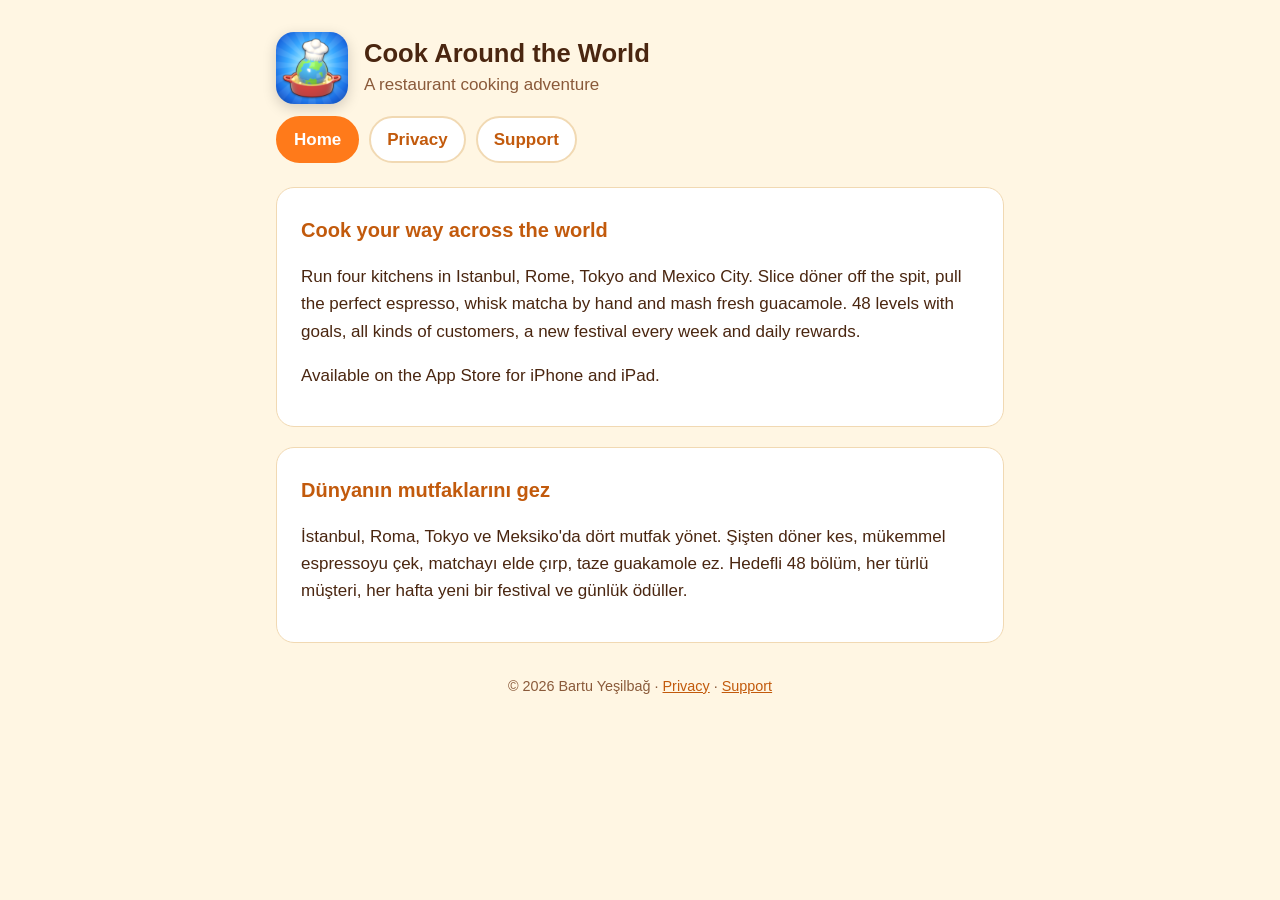
<file: index.html>
<!doctype html>
<html lang="en">
<head>
<meta charset="utf-8">
<meta name="viewport" content="width=device-width, initial-scale=1">
<title>Cook Around the World</title>
<link rel="icon" href="icon.png">
<link rel="stylesheet" href="style.css">
</head>
<body>
<main>
<header>
  <img src="icon.png" alt="">
  <div><h1>Cook Around the World</h1><p>A restaurant cooking adventure</p></div>
</header>
<nav><a class="on" href="index.html">Home</a><a href="privacy.html">Privacy</a><a href="support.html">Support</a></nav>
<section>
<h2>Cook your way across the world</h2>
<p>Run four kitchens in Istanbul, Rome, Tokyo and Mexico City. Slice döner off the spit, pull the perfect espresso, whisk
matcha by hand and mash fresh guacamole. 48 levels with goals, all kinds of customers, a new festival every week and daily
rewards.</p>
<p>Available on the App Store for iPhone and iPad.</p>
</section>
<section lang="tr">
<h2>Dünyanın mutfaklarını gez</h2>
<p>İstanbul, Roma, Tokyo ve Meksiko'da dört mutfak yönet. Şişten döner kes, mükemmel espressoyu çek, matchayı elde çırp,
taze guakamole ez. Hedefli 48 bölüm, her türlü müşteri, her hafta yeni bir festival ve günlük ödüller.</p>
</section>
<footer>© 2026 Bartu Yeşilbağ · <a href="privacy.html">Privacy</a> · <a href="support.html">Support</a></footer>
</main>
</body>
</html>
</file>
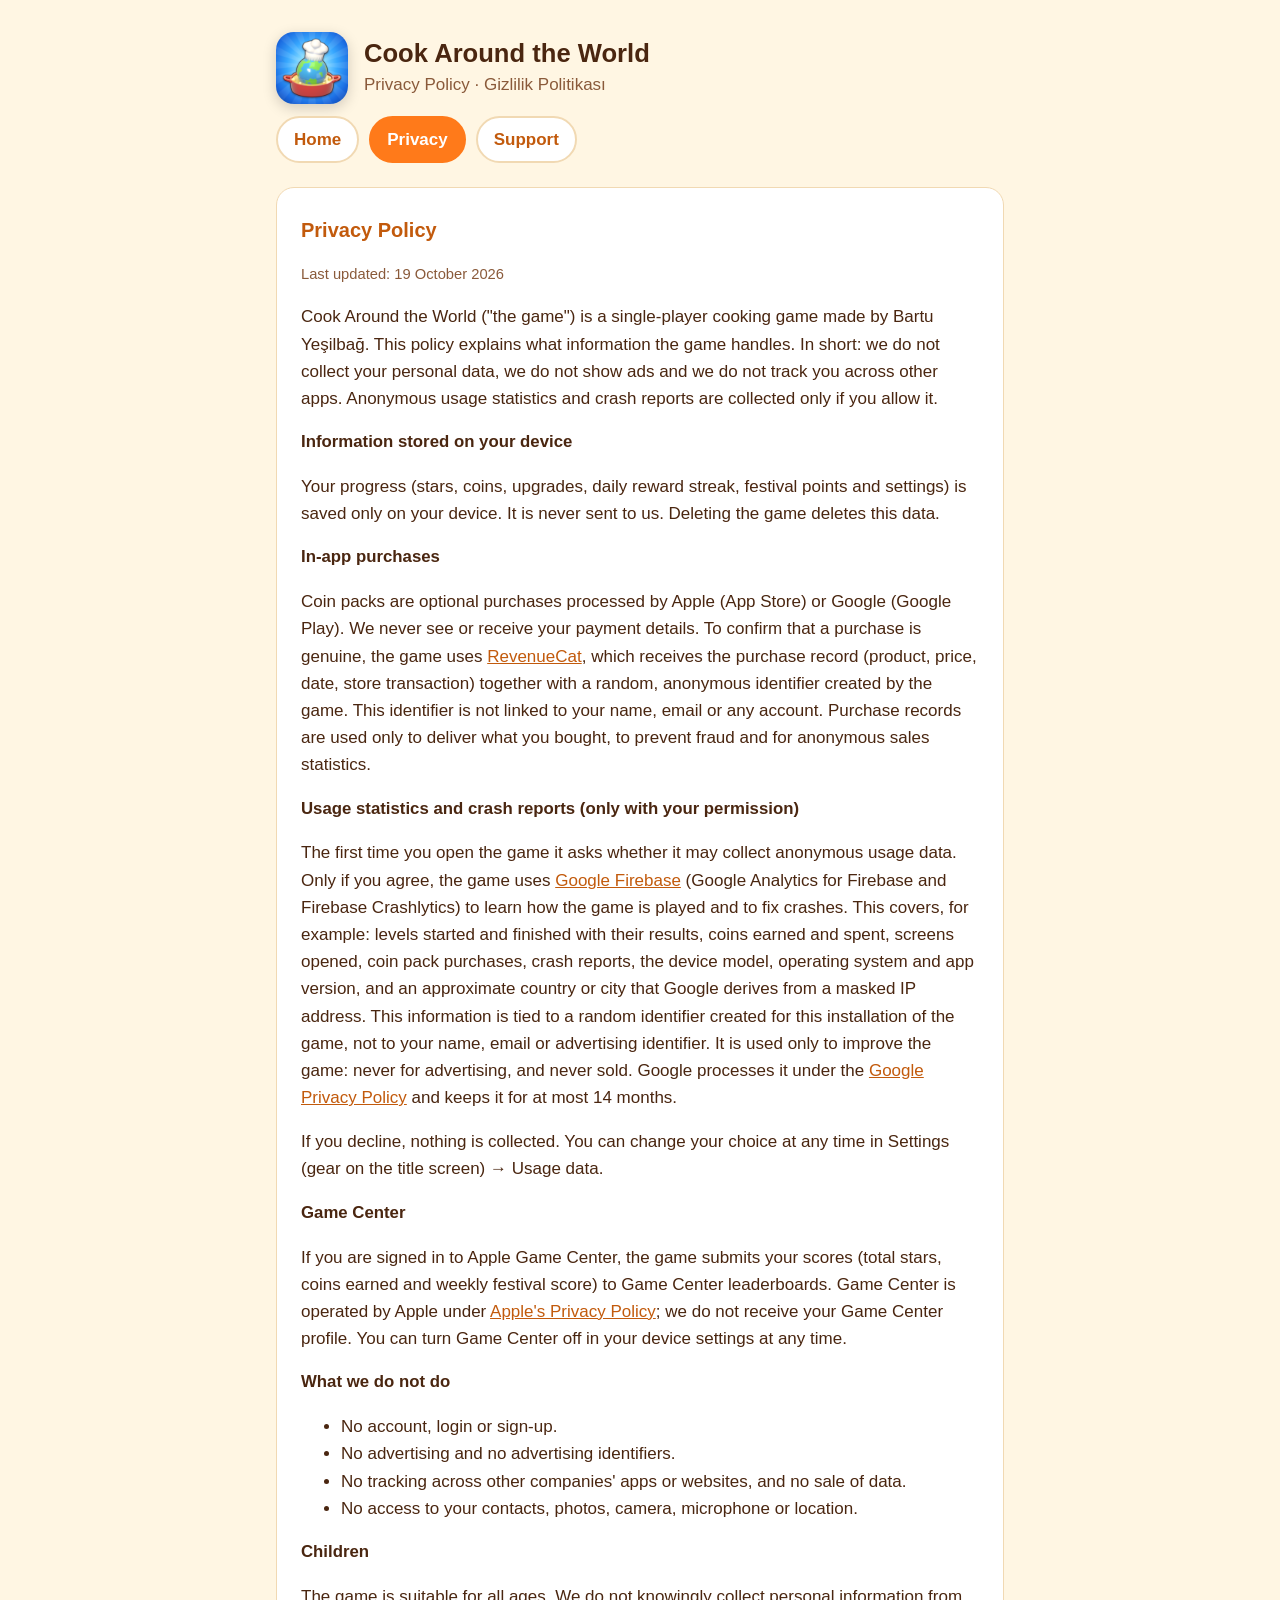
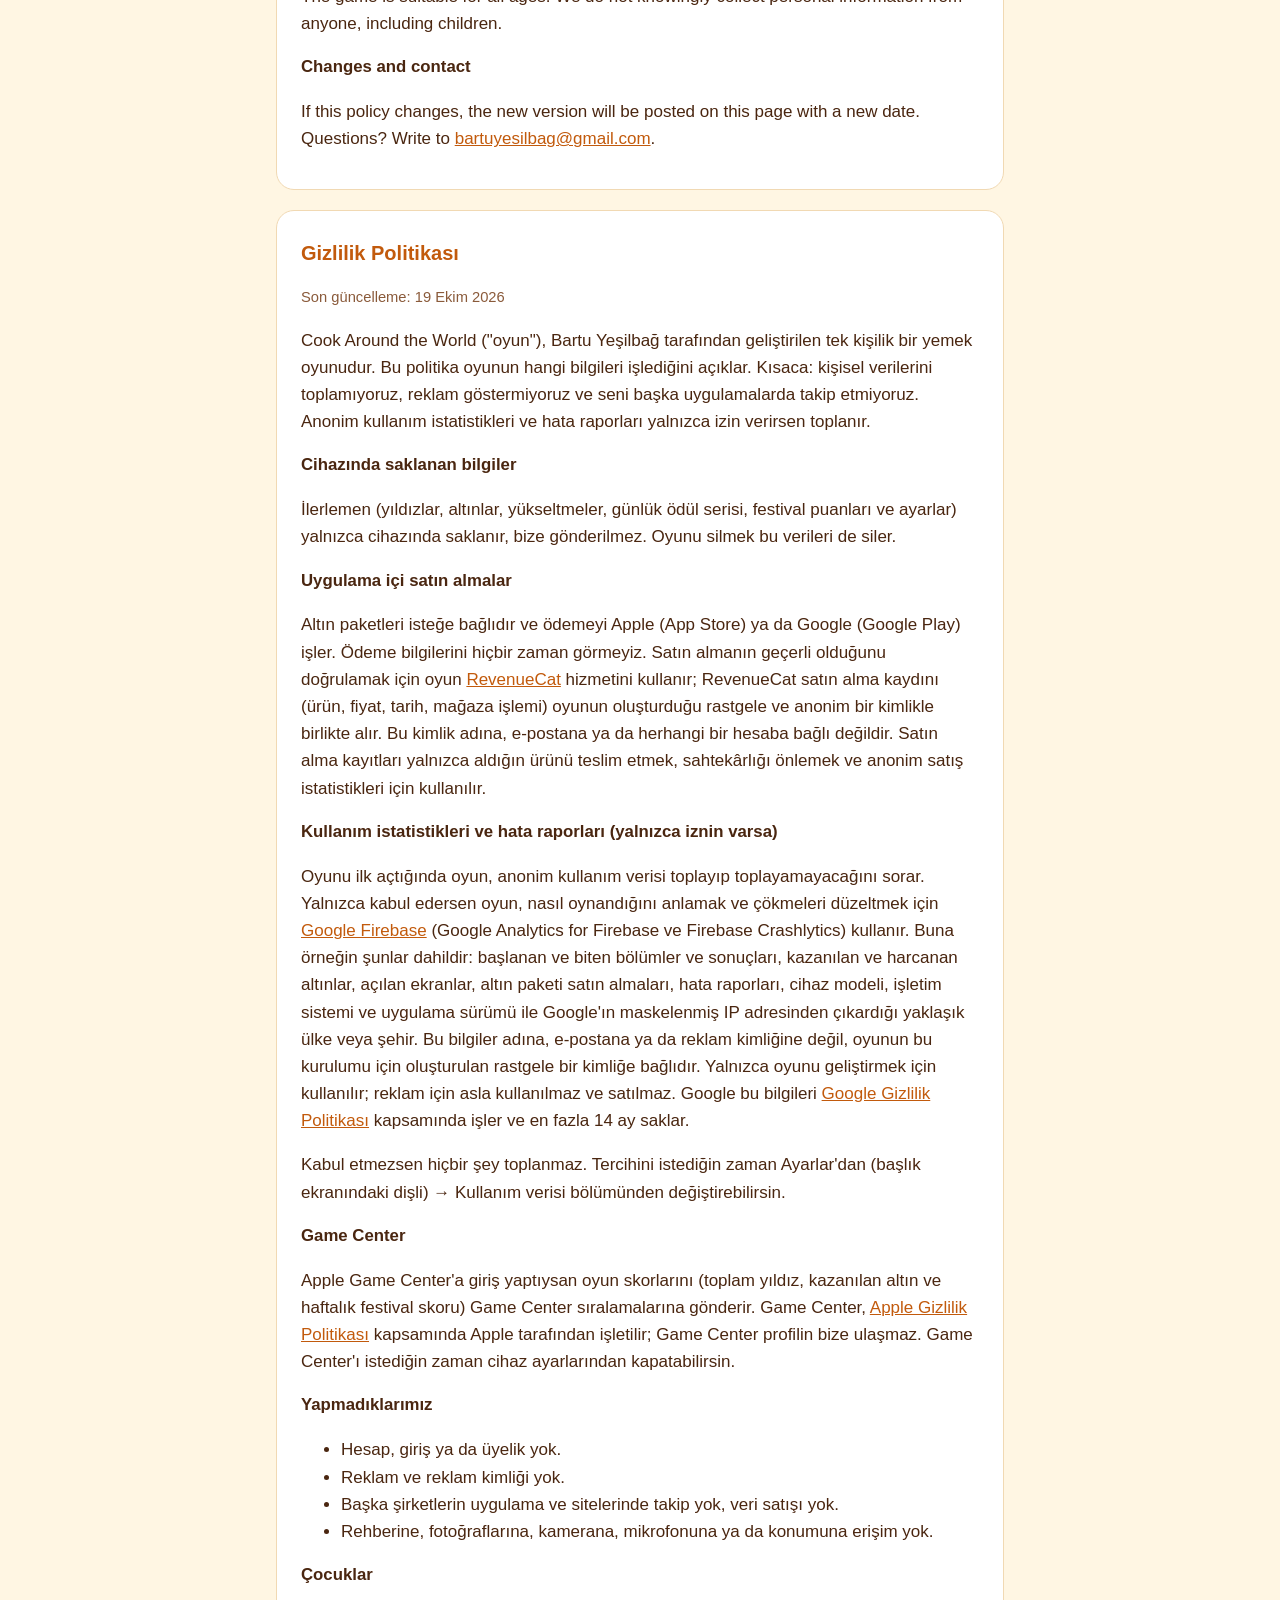
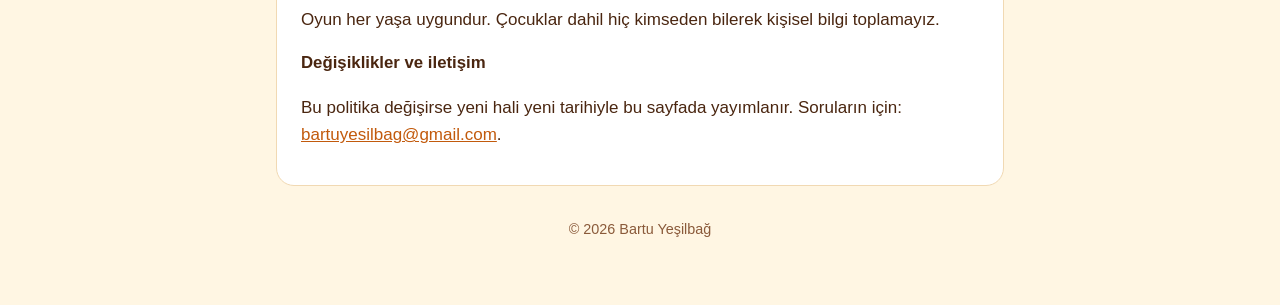
<file: privacy.html>
<!doctype html>
<html lang="en">
<head>
<meta charset="utf-8">
<meta name="viewport" content="width=device-width, initial-scale=1">
<title>Privacy Policy – Cook Around the World</title>
<link rel="icon" href="icon.png">
<link rel="stylesheet" href="style.css">
</head>
<body>
<main>
<header>
  <img src="icon.png" alt="">
  <div><h1>Cook Around the World</h1><p>Privacy Policy · Gizlilik Politikası</p></div>
</header>
<nav><a href="index.html">Home</a><a class="on" href="privacy.html">Privacy</a><a href="support.html">Support</a></nav>

<section lang="en">
<h2>Privacy Policy</h2>
<p class="muted">Last updated: 19 October 2026</p>
<p>Cook Around the World ("the game") is a single-player cooking game made by Bartu Yeşilbağ. This policy explains what
information the game handles. In short: we do not collect your personal data, we do not show ads and we do not track you
across other apps. Anonymous usage statistics and crash reports are collected only if you allow it.</p>

<h3>Information stored on your device</h3>
<p>Your progress (stars, coins, upgrades, daily reward streak, festival points and settings) is saved only on your device.
It is never sent to us. Deleting the game deletes this data.</p>

<h3>In-app purchases</h3>
<p>Coin packs are optional purchases processed by Apple (App Store) or Google (Google Play). We never see or receive your
payment details. To confirm that a purchase is genuine, the game uses <a href="https://www.revenuecat.com/privacy">RevenueCat</a>,
which receives the purchase record (product, price, date, store transaction) together with a random, anonymous identifier
created by the game. This identifier is not linked to your name, email or any account. Purchase records are used only to
deliver what you bought, to prevent fraud and for anonymous sales statistics.</p>

<h3>Usage statistics and crash reports (only with your permission)</h3>
<p>The first time you open the game it asks whether it may collect anonymous usage data. Only if you agree, the game uses
<a href="https://firebase.google.com/support/privacy">Google Firebase</a> (Google Analytics for Firebase and Firebase
Crashlytics) to learn how the game is played and to fix crashes. This covers, for example: levels started and finished
with their results, coins earned and spent, screens opened, coin pack purchases, crash reports, the device model, operating
system and app version, and an approximate country or city that Google derives from a masked IP address. This information is
tied to a random identifier created for this installation of the game, not to your name, email or advertising identifier.
It is used only to improve the game: never for advertising, and never sold. Google processes it under the
<a href="https://policies.google.com/privacy">Google Privacy Policy</a> and keeps it for at most 14 months.</p>
<p>If you decline, nothing is collected. You can change your choice at any time in Settings (gear on the title screen) →
Usage data.</p>

<h3>Game Center</h3>
<p>If you are signed in to Apple Game Center, the game submits your scores (total stars, coins earned and weekly festival
score) to Game Center leaderboards. Game Center is operated by Apple under
<a href="https://www.apple.com/legal/privacy/">Apple's Privacy Policy</a>; we do not receive your Game Center profile.
You can turn Game Center off in your device settings at any time.</p>

<h3>What we do not do</h3>
<ul>
  <li>No account, login or sign-up.</li>
  <li>No advertising and no advertising identifiers.</li>
  <li>No tracking across other companies' apps or websites, and no sale of data.</li>
  <li>No access to your contacts, photos, camera, microphone or location.</li>
</ul>

<h3>Children</h3>
<p>The game is suitable for all ages. We do not knowingly collect personal information from anyone, including children.</p>

<h3>Changes and contact</h3>
<p>If this policy changes, the new version will be posted on this page with a new date. Questions? Write to
<a href="mailto:bartuyesilbag@gmail.com">bartuyesilbag@gmail.com</a>.</p>
</section>

<section lang="tr">
<h2>Gizlilik Politikası</h2>
<p class="muted">Son güncelleme: 19 Ekim 2026</p>
<p>Cook Around the World ("oyun"), Bartu Yeşilbağ tarafından geliştirilen tek kişilik bir yemek oyunudur. Bu politika oyunun
hangi bilgileri işlediğini açıklar. Kısaca: kişisel verilerini toplamıyoruz, reklam göstermiyoruz ve seni başka uygulamalarda
takip etmiyoruz. Anonim kullanım istatistikleri ve hata raporları yalnızca izin verirsen toplanır.</p>

<h3>Cihazında saklanan bilgiler</h3>
<p>İlerlemen (yıldızlar, altınlar, yükseltmeler, günlük ödül serisi, festival puanları ve ayarlar) yalnızca cihazında
saklanır, bize gönderilmez. Oyunu silmek bu verileri de siler.</p>

<h3>Uygulama içi satın almalar</h3>
<p>Altın paketleri isteğe bağlıdır ve ödemeyi Apple (App Store) ya da Google (Google Play) işler. Ödeme bilgilerini hiçbir
zaman görmeyiz. Satın almanın geçerli olduğunu doğrulamak için oyun <a href="https://www.revenuecat.com/privacy">RevenueCat</a>
hizmetini kullanır; RevenueCat satın alma kaydını (ürün, fiyat, tarih, mağaza işlemi) oyunun oluşturduğu rastgele ve
anonim bir kimlikle birlikte alır. Bu kimlik adına, e-postana ya da herhangi bir hesaba bağlı değildir. Satın alma kayıtları
yalnızca aldığın ürünü teslim etmek, sahtekârlığı önlemek ve anonim satış istatistikleri için kullanılır.</p>

<h3>Kullanım istatistikleri ve hata raporları (yalnızca iznin varsa)</h3>
<p>Oyunu ilk açtığında oyun, anonim kullanım verisi toplayıp toplayamayacağını sorar. Yalnızca kabul edersen oyun, nasıl
oynandığını anlamak ve çökmeleri düzeltmek için <a href="https://firebase.google.com/support/privacy">Google Firebase</a>
(Google Analytics for Firebase ve Firebase Crashlytics) kullanır. Buna örneğin şunlar dahildir: başlanan ve biten bölümler ve
sonuçları, kazanılan ve harcanan altınlar, açılan ekranlar, altın paketi satın almaları, hata raporları, cihaz modeli, işletim
sistemi ve uygulama sürümü ile Google'ın maskelenmiş IP adresinden çıkardığı yaklaşık ülke veya şehir. Bu bilgiler adına,
e-postana ya da reklam kimliğine değil, oyunun bu kurulumu için oluşturulan rastgele bir kimliğe bağlıdır. Yalnızca oyunu
geliştirmek için kullanılır; reklam için asla kullanılmaz ve satılmaz. Google bu bilgileri
<a href="https://policies.google.com/privacy?hl=tr">Google Gizlilik Politikası</a> kapsamında işler ve en fazla 14 ay saklar.</p>
<p>Kabul etmezsen hiçbir şey toplanmaz. Tercihini istediğin zaman Ayarlar'dan (başlık ekranındaki dişli) → Kullanım verisi
bölümünden değiştirebilirsin.</p>

<h3>Game Center</h3>
<p>Apple Game Center'a giriş yaptıysan oyun skorlarını (toplam yıldız, kazanılan altın ve haftalık festival skoru)
Game Center sıralamalarına gönderir. Game Center, <a href="https://www.apple.com/tr/legal/privacy/">Apple Gizlilik
Politikası</a> kapsamında Apple tarafından işletilir; Game Center profilin bize ulaşmaz. Game Center'ı istediğin zaman
cihaz ayarlarından kapatabilirsin.</p>

<h3>Yapmadıklarımız</h3>
<ul>
  <li>Hesap, giriş ya da üyelik yok.</li>
  <li>Reklam ve reklam kimliği yok.</li>
  <li>Başka şirketlerin uygulama ve sitelerinde takip yok, veri satışı yok.</li>
  <li>Rehberine, fotoğraflarına, kamerana, mikrofonuna ya da konumuna erişim yok.</li>
</ul>

<h3>Çocuklar</h3>
<p>Oyun her yaşa uygundur. Çocuklar dahil hiç kimseden bilerek kişisel bilgi toplamayız.</p>

<h3>Değişiklikler ve iletişim</h3>
<p>Bu politika değişirse yeni hali yeni tarihiyle bu sayfada yayımlanır. Soruların için:
<a href="mailto:bartuyesilbag@gmail.com">bartuyesilbag@gmail.com</a>.</p>
</section>
<footer>© 2026 Bartu Yeşilbağ</footer>
</main>
</body>
</html>
</file>
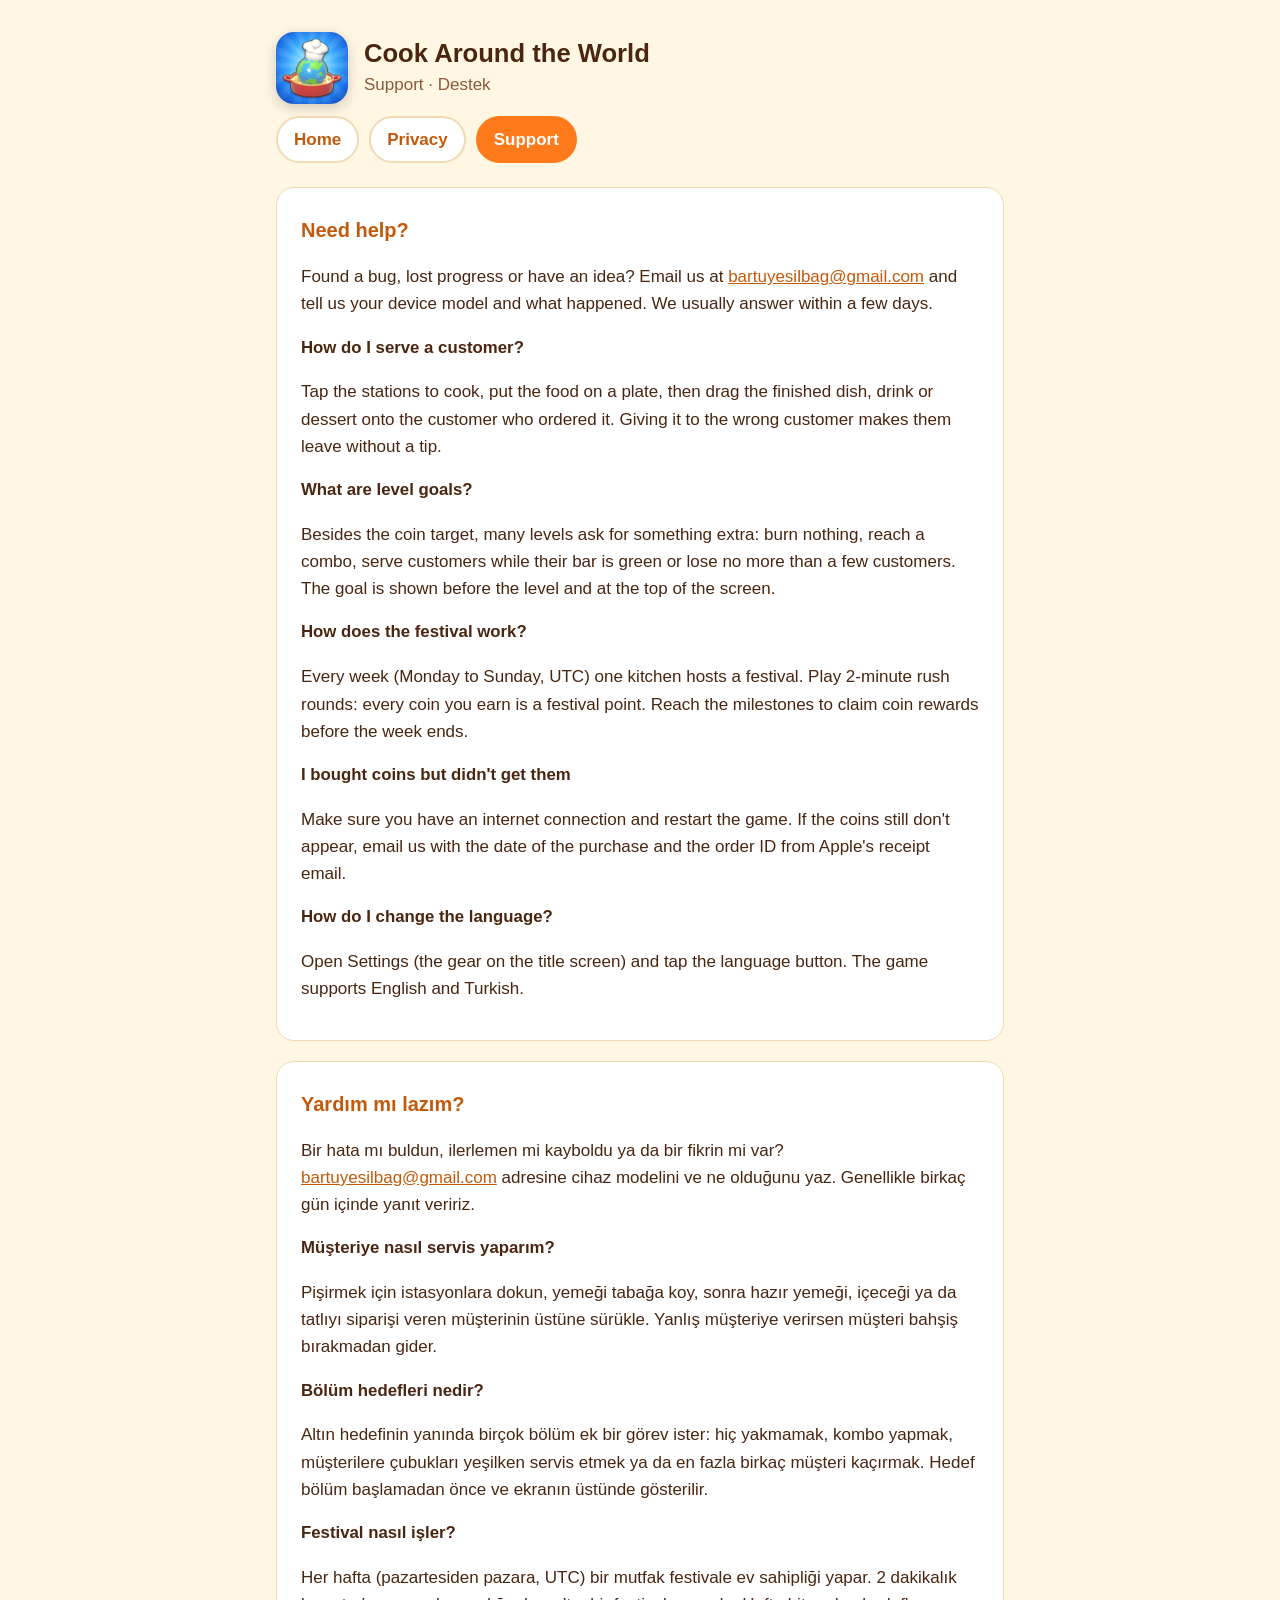
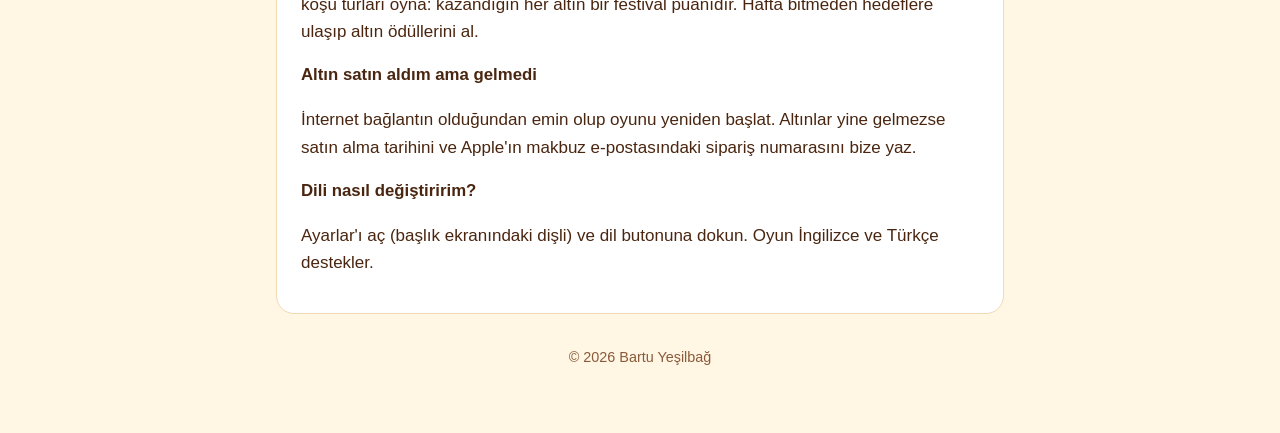
<file: support.html>
<!doctype html>
<html lang="en">
<head>
<meta charset="utf-8">
<meta name="viewport" content="width=device-width, initial-scale=1">
<title>Support – Cook Around the World</title>
<link rel="icon" href="icon.png">
<link rel="stylesheet" href="style.css">
</head>
<body>
<main>
<header>
  <img src="icon.png" alt="">
  <div><h1>Cook Around the World</h1><p>Support · Destek</p></div>
</header>
<nav><a href="index.html">Home</a><a href="privacy.html">Privacy</a><a class="on" href="support.html">Support</a></nav>

<section lang="en">
<h2>Need help?</h2>
<p>Found a bug, lost progress or have an idea? Email us at <a href="mailto:bartuyesilbag@gmail.com">bartuyesilbag@gmail.com</a> and tell us
your device model and what happened. We usually answer within a few days.</p>
<h3>How do I serve a customer?</h3>
<p>Tap the stations to cook, put the food on a plate, then drag the finished dish, drink or dessert onto the customer who
ordered it. Giving it to the wrong customer makes them leave without a tip.</p>
<h3>What are level goals?</h3>
<p>Besides the coin target, many levels ask for something extra: burn nothing, reach a combo, serve customers while their
bar is green or lose no more than a few customers. The goal is shown before the level and at the top of the screen.</p>
<h3>How does the festival work?</h3>
<p>Every week (Monday to Sunday, UTC) one kitchen hosts a festival. Play 2-minute rush rounds: every coin you earn is a
festival point. Reach the milestones to claim coin rewards before the week ends.</p>
<h3>I bought coins but didn't get them</h3>
<p>Make sure you have an internet connection and restart the game. If the coins still don't appear, email us with the date
of the purchase and the order ID from Apple's receipt email.</p>
<h3>How do I change the language?</h3>
<p>Open Settings (the gear on the title screen) and tap the language button. The game supports English and Turkish.</p>
</section>

<section lang="tr">
<h2>Yardım mı lazım?</h2>
<p>Bir hata mı buldun, ilerlemen mi kayboldu ya da bir fikrin mi var? <a href="mailto:bartuyesilbag@gmail.com">bartuyesilbag@gmail.com</a>
adresine cihaz modelini ve ne olduğunu yaz. Genellikle birkaç gün içinde yanıt veririz.</p>
<h3>Müşteriye nasıl servis yaparım?</h3>
<p>Pişirmek için istasyonlara dokun, yemeği tabağa koy, sonra hazır yemeği, içeceği ya da tatlıyı siparişi veren müşterinin
üstüne sürükle. Yanlış müşteriye verirsen müşteri bahşiş bırakmadan gider.</p>
<h3>Bölüm hedefleri nedir?</h3>
<p>Altın hedefinin yanında birçok bölüm ek bir görev ister: hiç yakmamak, kombo yapmak, müşterilere çubukları yeşilken
servis etmek ya da en fazla birkaç müşteri kaçırmak. Hedef bölüm başlamadan önce ve ekranın üstünde gösterilir.</p>
<h3>Festival nasıl işler?</h3>
<p>Her hafta (pazartesiden pazara, UTC) bir mutfak festivale ev sahipliği yapar. 2 dakikalık koşu turları oyna: kazandığın
her altın bir festival puanıdır. Hafta bitmeden hedeflere ulaşıp altın ödüllerini al.</p>
<h3>Altın satın aldım ama gelmedi</h3>
<p>İnternet bağlantın olduğundan emin olup oyunu yeniden başlat. Altınlar yine gelmezse satın alma tarihini ve Apple'ın
makbuz e-postasındaki sipariş numarasını bize yaz.</p>
<h3>Dili nasıl değiştiririm?</h3>
<p>Ayarlar'ı aç (başlık ekranındaki dişli) ve dil butonuna dokun. Oyun İngilizce ve Türkçe destekler.</p>
</section>
<footer>© 2026 Bartu Yeşilbağ</footer>
</main>
</body>
</html>
</file>
<file: style.css>
:root {
  --bg: #fff6e3;
  --card: #ffffff;
  --ink: #4a2610;
  --muted: #8a5a3a;
  --accent: #ff7a1a;
  --accent-dark: #c25a0c;
  --line: #f1d9b3;
}
@media (prefers-color-scheme: dark) {
  :root {
    --bg: #1f140d;
    --card: #2b1c12;
    --ink: #fbe9d4;
    --muted: #d9b48f;
    --accent: #ff9a3d;
    --accent-dark: #ffb26b;
    --line: #4a3020;
  }
}
* { box-sizing: border-box; }
body {
  margin: 0;
  background: var(--bg);
  color: var(--ink);
  font: 17px/1.6 -apple-system, BlinkMacSystemFont, "Segoe UI", Roboto, Helvetica, Arial, sans-serif;
}
main { max-width: 760px; margin: 0 auto; padding: 32px 16px 64px; }
header { display: flex; align-items: center; gap: 16px; margin-bottom: 8px; }
header img { width: 72px; height: 72px; border-radius: 18px; box-shadow: 0 4px 14px rgba(0,0,0,.18); }
header h1 { margin: 0; font-size: 1.6rem; line-height: 1.2; }
header p { margin: 2px 0 0; color: var(--muted); }
nav { margin: 12px 0 24px; display: flex; gap: 10px; flex-wrap: wrap; }
nav a, .button {
  display: inline-block; padding: 8px 16px; border-radius: 999px; text-decoration: none; font-weight: 600;
  background: var(--card); color: var(--accent-dark); border: 2px solid var(--line);
}
nav a.on { background: var(--accent); color: #fff; border-color: var(--accent); }
section { background: var(--card); border: 1px solid var(--line); border-radius: 18px; padding: 8px 24px 20px; margin-bottom: 20px; }
h2 { color: var(--accent-dark); margin-top: 18px; font-size: 1.25rem; }
h3 { margin-bottom: 4px; font-size: 1.05rem; }
a { color: var(--accent-dark); }
.muted { color: var(--muted); font-size: .92rem; }
footer { color: var(--muted); font-size: .9rem; text-align: center; margin-top: 32px; }
</file>
